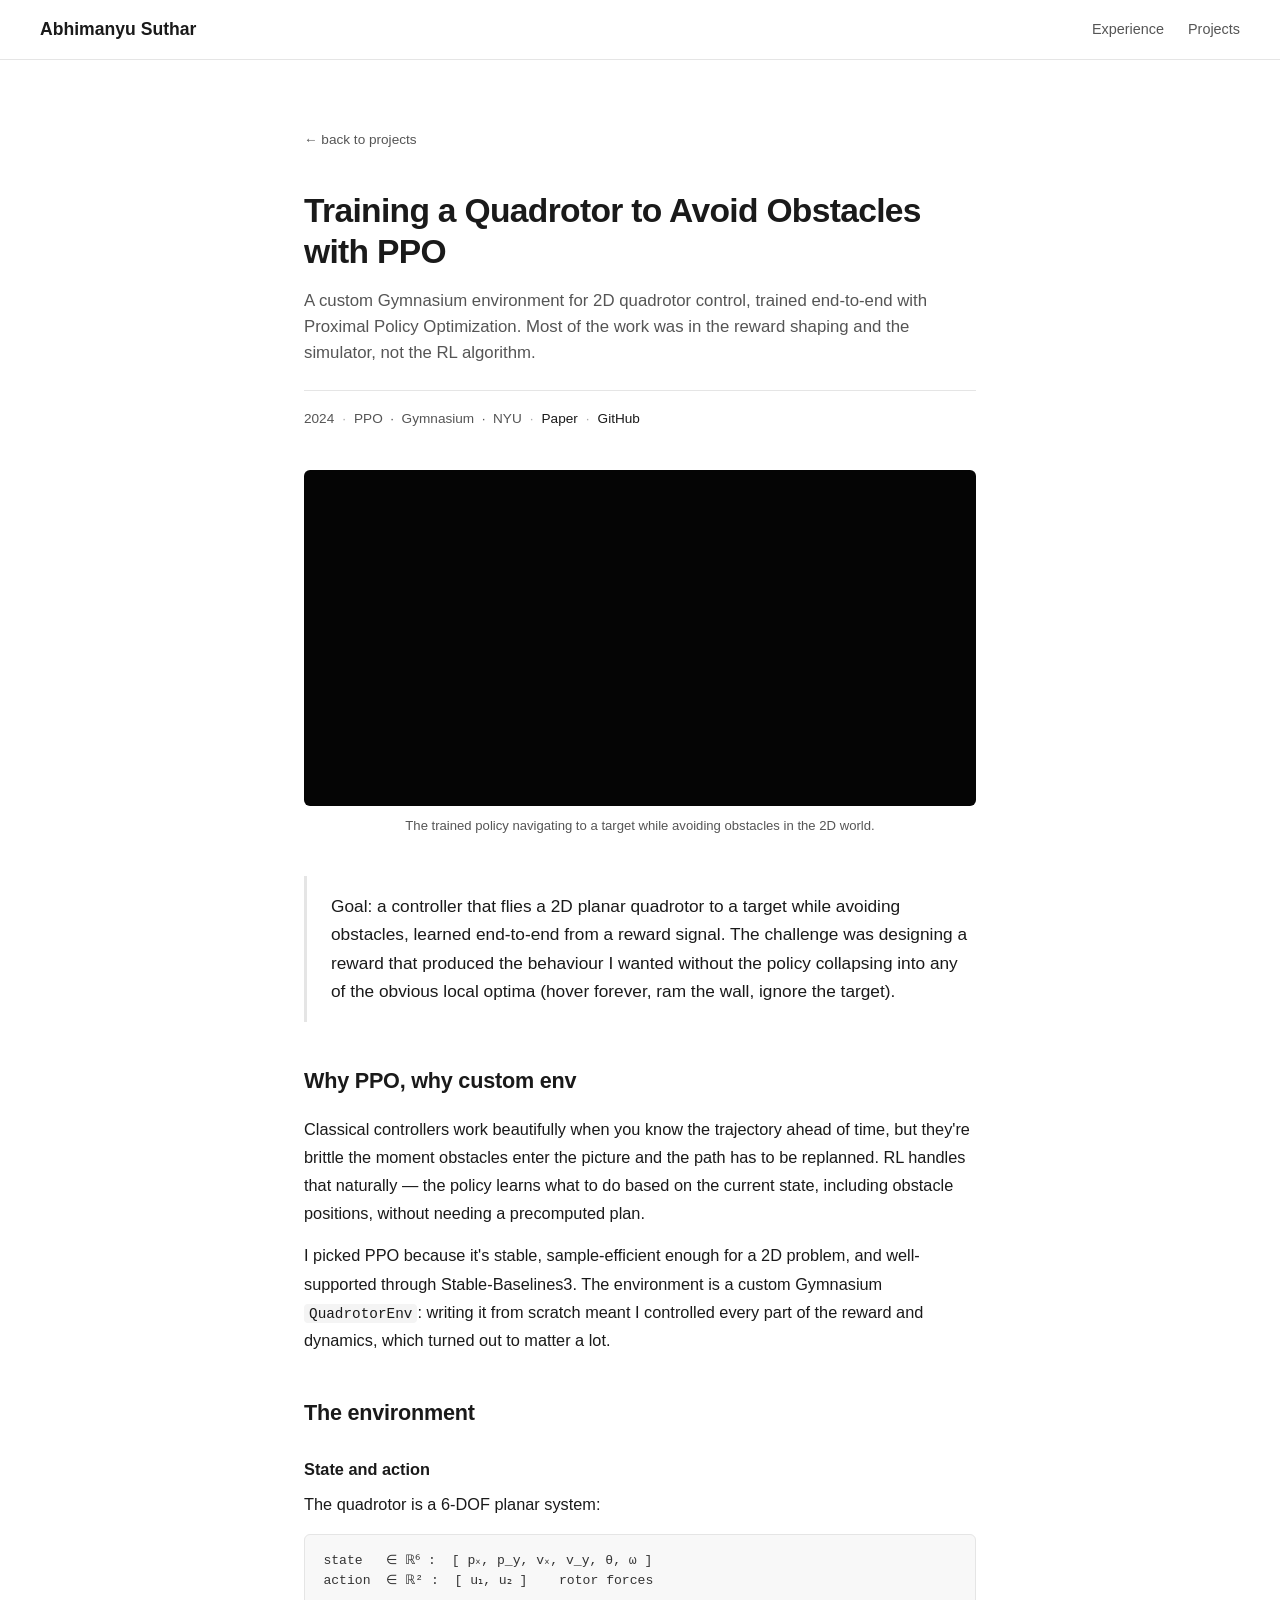
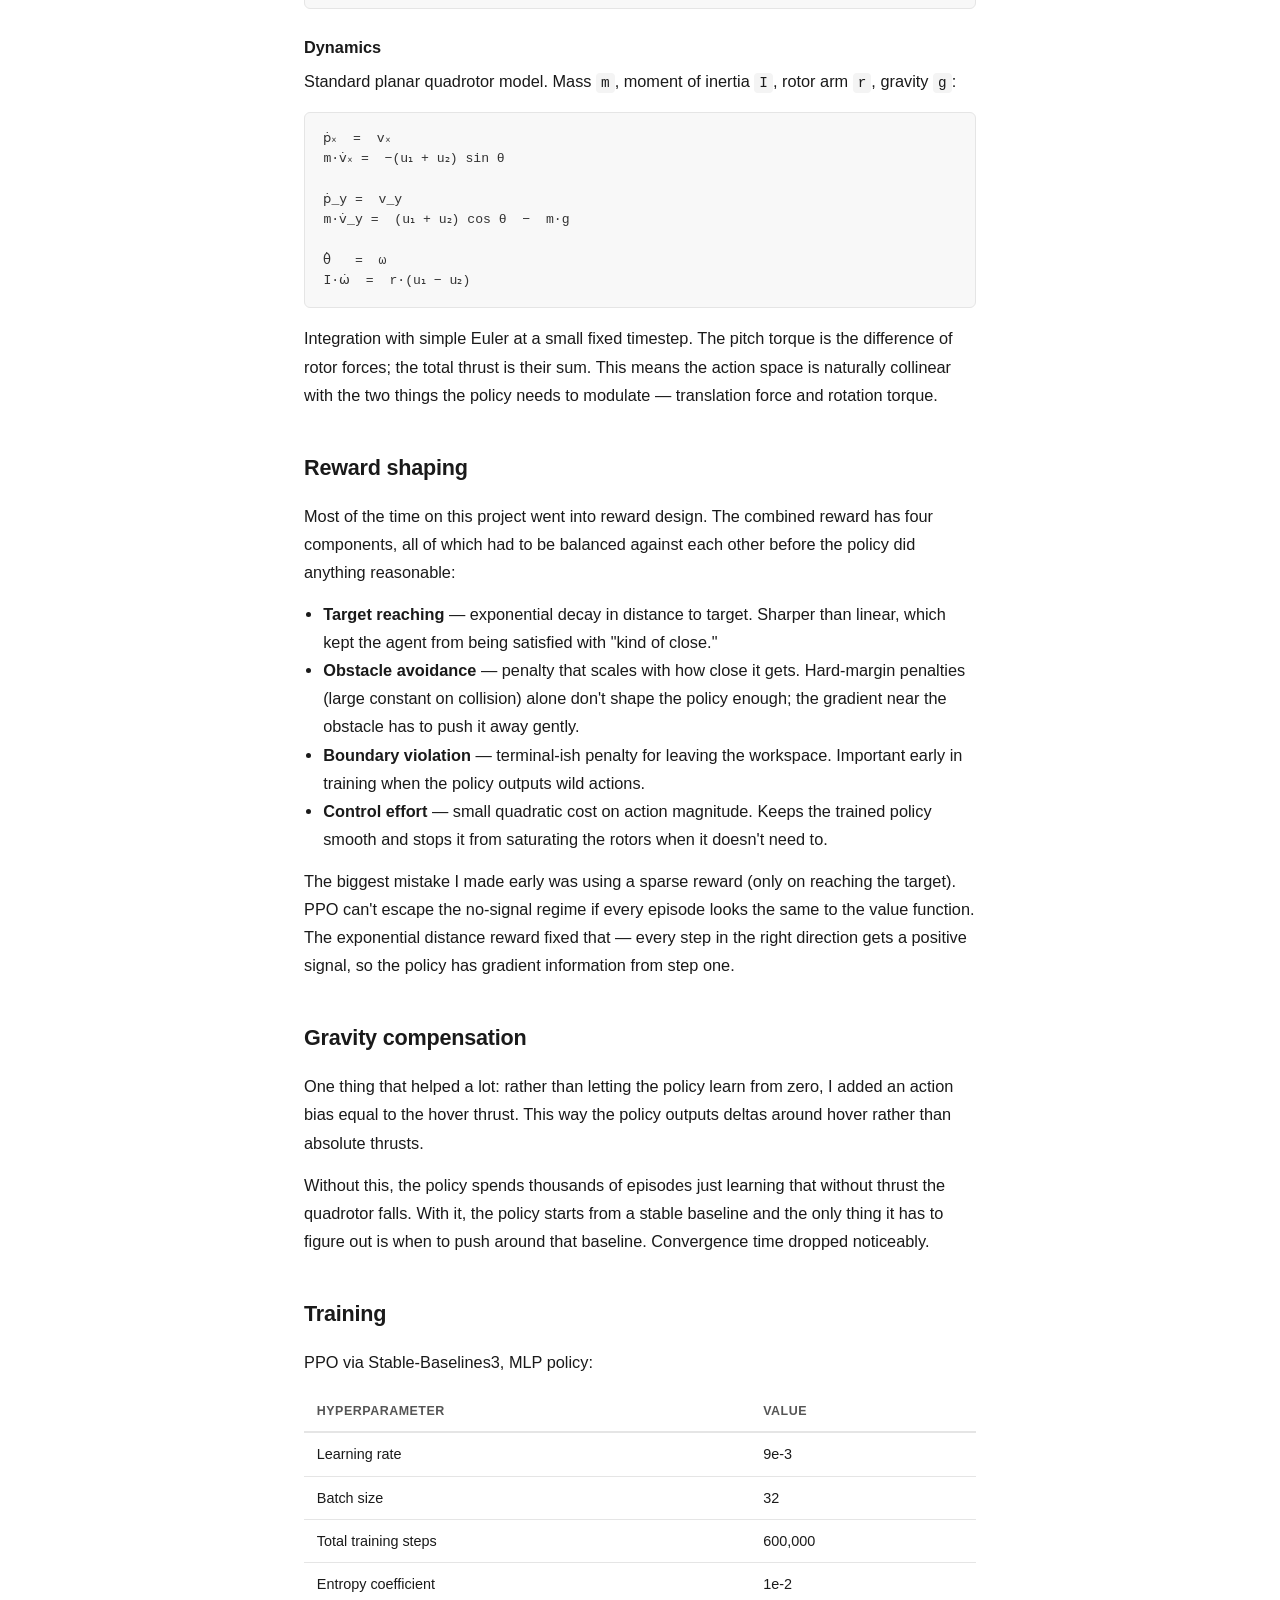
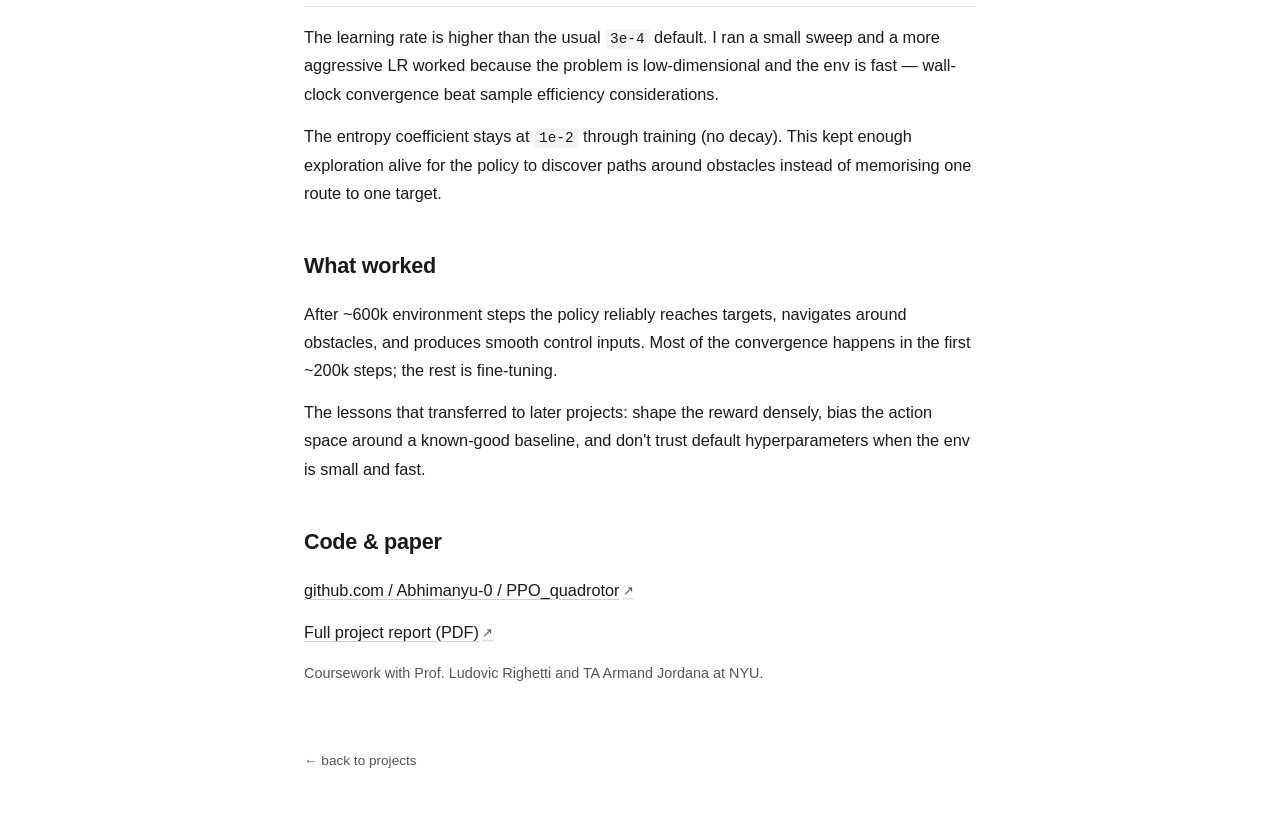
<file: projects/ppo-quadrotor.html>
<!DOCTYPE html>
<html lang="en">
<head>
  <meta charset="UTF-8">
  <meta name="viewport" content="width=device-width, initial-scale=1.0">
  <title>Training a Quadrotor to Avoid Obstacles with PPO — Abhimanyu Suthar</title>
  <meta name="description" content="A custom Gymnasium environment for 2D quadrotor control trained with PPO — environment design, reward shaping, and what made training converge.">
  <link rel="shortcut icon" href="../images/favicon/favicon.ico" type="image/x-icon">
  <link rel="stylesheet" href="../stylesheet.css">
</head>
<body>

  <nav class="top-nav">
    <div class="top-nav-inner">
      <a href="../index.html" class="nav-name">Abhimanyu Suthar</a>
      <div class="nav-sections">
        <a href="../index.html#experience">Experience</a>
        <a href="../index.html#projects">Projects</a>
      </div>
    </div>
  </nav>

  <article class="writeup">

    <a href="../index.html#projects" class="writeup-back">← back to projects</a>

    <header class="writeup-header">
      <h1 class="writeup-title">Training a Quadrotor to Avoid Obstacles with PPO</h1>
      <p class="writeup-subtitle">
        A custom Gymnasium environment for 2D quadrotor control, trained end-to-end
        with Proximal Policy Optimization. Most of the work was in the reward shaping
        and the simulator, not the RL algorithm.
      </p>

      <div class="writeup-meta">
        <span class="writeup-meta-item">2024</span>
        <span class="writeup-meta-dot">·</span>
        <span class="writeup-meta-item">PPO &nbsp;·&nbsp; Gymnasium &nbsp;·&nbsp; NYU</span>
        <span class="writeup-meta-dot">·</span>
        <a class="writeup-meta-link" href="https://drive.google.com/file/d/14dI3tmSMuVwbL4iUtIrodfB4yFd_2b_Y/view?usp=sharing">Paper</a>
        <span class="writeup-meta-dot">·</span>
        <a class="writeup-meta-link" href="https://github.com/Abhimanyu-0/PPO_quadrotor">GitHub</a>
      </div>
    </header>

    <figure class="writeup-hero">
      <video autoplay loop muted playsinline>
        <source src="../Abhimanyu_Project_2_video.mp4" type="video/mp4">
      </video>
      <figcaption>The trained policy navigating to a target while avoiding obstacles in the 2D world.</figcaption>
    </figure>

    <section class="writeup-section">
      <p class="writeup-lede">
        Goal: a controller that flies a 2D planar quadrotor to a target while avoiding
        obstacles, learned end-to-end from a reward signal. The challenge was designing
        a reward that produced the behaviour I wanted without the policy collapsing into
        any of the obvious local optima (hover forever, ram the wall, ignore the target).
      </p>
    </section>

    <section class="writeup-section">
      <h2>Why PPO, why custom env</h2>
      <p>
        Classical controllers work beautifully when you know the trajectory ahead of
        time, but they're brittle the moment obstacles enter the picture and the path
        has to be replanned. RL handles that naturally — the policy learns what to do
        based on the current state, including obstacle positions, without needing a
        precomputed plan.
      </p>
      <p>
        I picked PPO because it's stable, sample-efficient enough for a 2D problem, and
        well-supported through Stable-Baselines3. The environment is a custom
        Gymnasium <code>QuadrotorEnv</code>: writing it from scratch meant I controlled
        every part of the reward and dynamics, which turned out to matter a lot.
      </p>
    </section>

    <section class="writeup-section">
      <h2>The environment</h2>

      <h3>State and action</h3>
      <p>
        The quadrotor is a 6-DOF planar system:
      </p>

      <div class="writeup-codeblock">
<pre>state   ∈ ℝ⁶ :  [ pₓ, p_y, vₓ, v_y, θ, ω ]
action  ∈ ℝ² :  [ u₁, u₂ ]    rotor forces
</pre>
      </div>

      <h3>Dynamics</h3>
      <p>
        Standard planar quadrotor model. Mass <code>m</code>, moment of inertia
        <code>I</code>, rotor arm <code>r</code>, gravity <code>g</code>:
      </p>

      <div class="writeup-codeblock">
<pre>ṗₓ  =  vₓ
m·v̇ₓ =  −(u₁ + u₂) sin θ

ṗ_y =  v_y
m·v̇_y =  (u₁ + u₂) cos θ  −  m·g

θ̇   =  ω
I·ω̇  =  r·(u₁ − u₂)
</pre>
      </div>

      <p>
        Integration with simple Euler at a small fixed timestep. The pitch torque is
        the difference of rotor forces; the total thrust is their sum. This means the
        action space is naturally collinear with the two things the policy needs to
        modulate — translation force and rotation torque.
      </p>
    </section>

    <section class="writeup-section">
      <h2>Reward shaping</h2>
      <p>
        Most of the time on this project went into reward design. The combined reward
        has four components, all of which had to be balanced against each other before
        the policy did anything reasonable:
      </p>

      <ul style="margin-left:1.2rem; margin-bottom:0.9rem;">
        <li><strong>Target reaching</strong> — exponential decay in distance to target. Sharper than linear, which kept the agent from being satisfied with "kind of close."</li>
        <li><strong>Obstacle avoidance</strong> — penalty that scales with how close it gets. Hard-margin penalties (large constant on collision) alone don't shape the policy enough; the gradient near the obstacle has to push it away gently.</li>
        <li><strong>Boundary violation</strong> — terminal-ish penalty for leaving the workspace. Important early in training when the policy outputs wild actions.</li>
        <li><strong>Control effort</strong> — small quadratic cost on action magnitude. Keeps the trained policy smooth and stops it from saturating the rotors when it doesn't need to.</li>
      </ul>

      <p>
        The biggest mistake I made early was using a sparse reward (only on reaching
        the target). PPO can't escape the no-signal regime if every episode looks the
        same to the value function. The exponential distance reward fixed that — every
        step in the right direction gets a positive signal, so the policy has gradient
        information from step one.
      </p>
    </section>

    <section class="writeup-section">
      <h2>Gravity compensation</h2>
      <p>
        One thing that helped a lot: rather than letting the policy learn from zero,
        I added an action bias equal to the hover thrust. This way the policy outputs
        deltas around hover rather than absolute thrusts.
      </p>
      <p>
        Without this, the policy spends thousands of episodes just learning that
        without thrust the quadrotor falls. With it, the policy starts from a stable
        baseline and the only thing it has to figure out is when to push around that
        baseline. Convergence time dropped noticeably.
      </p>
    </section>

    <section class="writeup-section">
      <h2>Training</h2>

      <p>
        PPO via Stable-Baselines3, MLP policy:
      </p>

      <table class="writeup-table">
        <thead>
          <tr><th>Hyperparameter</th><th>Value</th></tr>
        </thead>
        <tbody>
          <tr><td>Learning rate</td><td>9e-3</td></tr>
          <tr><td>Batch size</td><td>32</td></tr>
          <tr><td>Total training steps</td><td>600,000</td></tr>
          <tr><td>Entropy coefficient</td><td>1e-2</td></tr>
        </tbody>
      </table>

      <p>
        The learning rate is higher than the usual <code>3e-4</code> default. I
        ran a small sweep and a more aggressive LR worked because the problem is
        low-dimensional and the env is fast — wall-clock convergence beat sample
        efficiency considerations.
      </p>
      <p>
        The entropy coefficient stays at <code>1e-2</code> through training (no
        decay). This kept enough exploration alive for the policy to discover paths
        around obstacles instead of memorising one route to one target.
      </p>
    </section>

    <section class="writeup-section">
      <h2>What worked</h2>
      <p>
        After ~600k environment steps the policy reliably reaches targets, navigates
        around obstacles, and produces smooth control inputs. Most of the convergence
        happens in the first ~200k steps; the rest is fine-tuning.
      </p>
      <p>
        The lessons that transferred to later projects: shape the reward densely,
        bias the action space around a known-good baseline, and don't trust default
        hyperparameters when the env is small and fast.
      </p>
    </section>

    <section class="writeup-section">
      <h2>Code &amp; paper</h2>
      <p>
        <a class="writeup-link-arrow" href="https://github.com/Abhimanyu-0/PPO_quadrotor">
          github.com / Abhimanyu-0 / PPO_quadrotor<span class="writeup-arrow">↗</span>
        </a>
      </p>
      <p>
        <a class="writeup-link-arrow" href="https://drive.google.com/file/d/14dI3tmSMuVwbL4iUtIrodfB4yFd_2b_Y/view?usp=sharing">
          Full project report (PDF)<span class="writeup-arrow">↗</span>
        </a>
      </p>
      <p style="color: var(--color-text-secondary); font-size: 0.9rem;">
        Coursework with Prof. Ludovic Righetti and TA Armand Jordana at NYU.
      </p>
    </section>

    <a href="../index.html#projects" class="writeup-back writeup-back-bottom">← back to projects</a>
  </article>

</body>
</html>
</file>
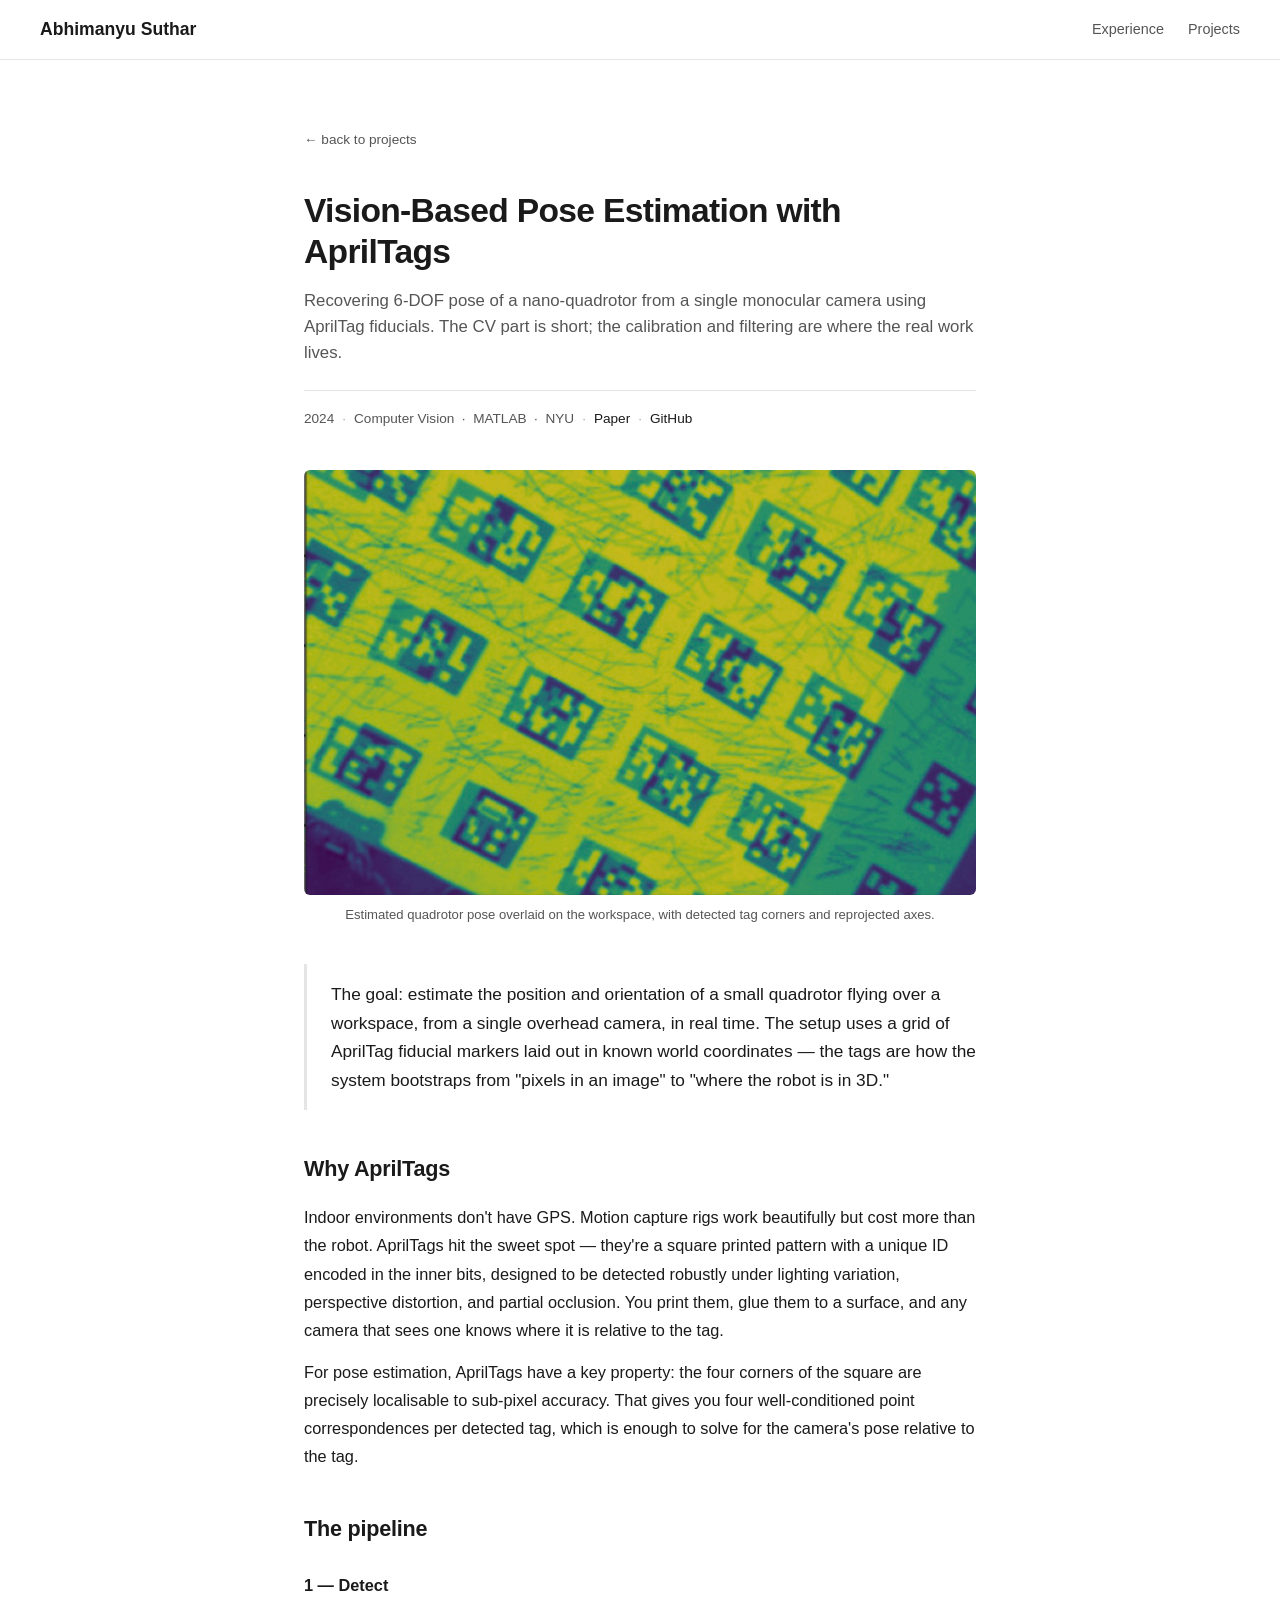
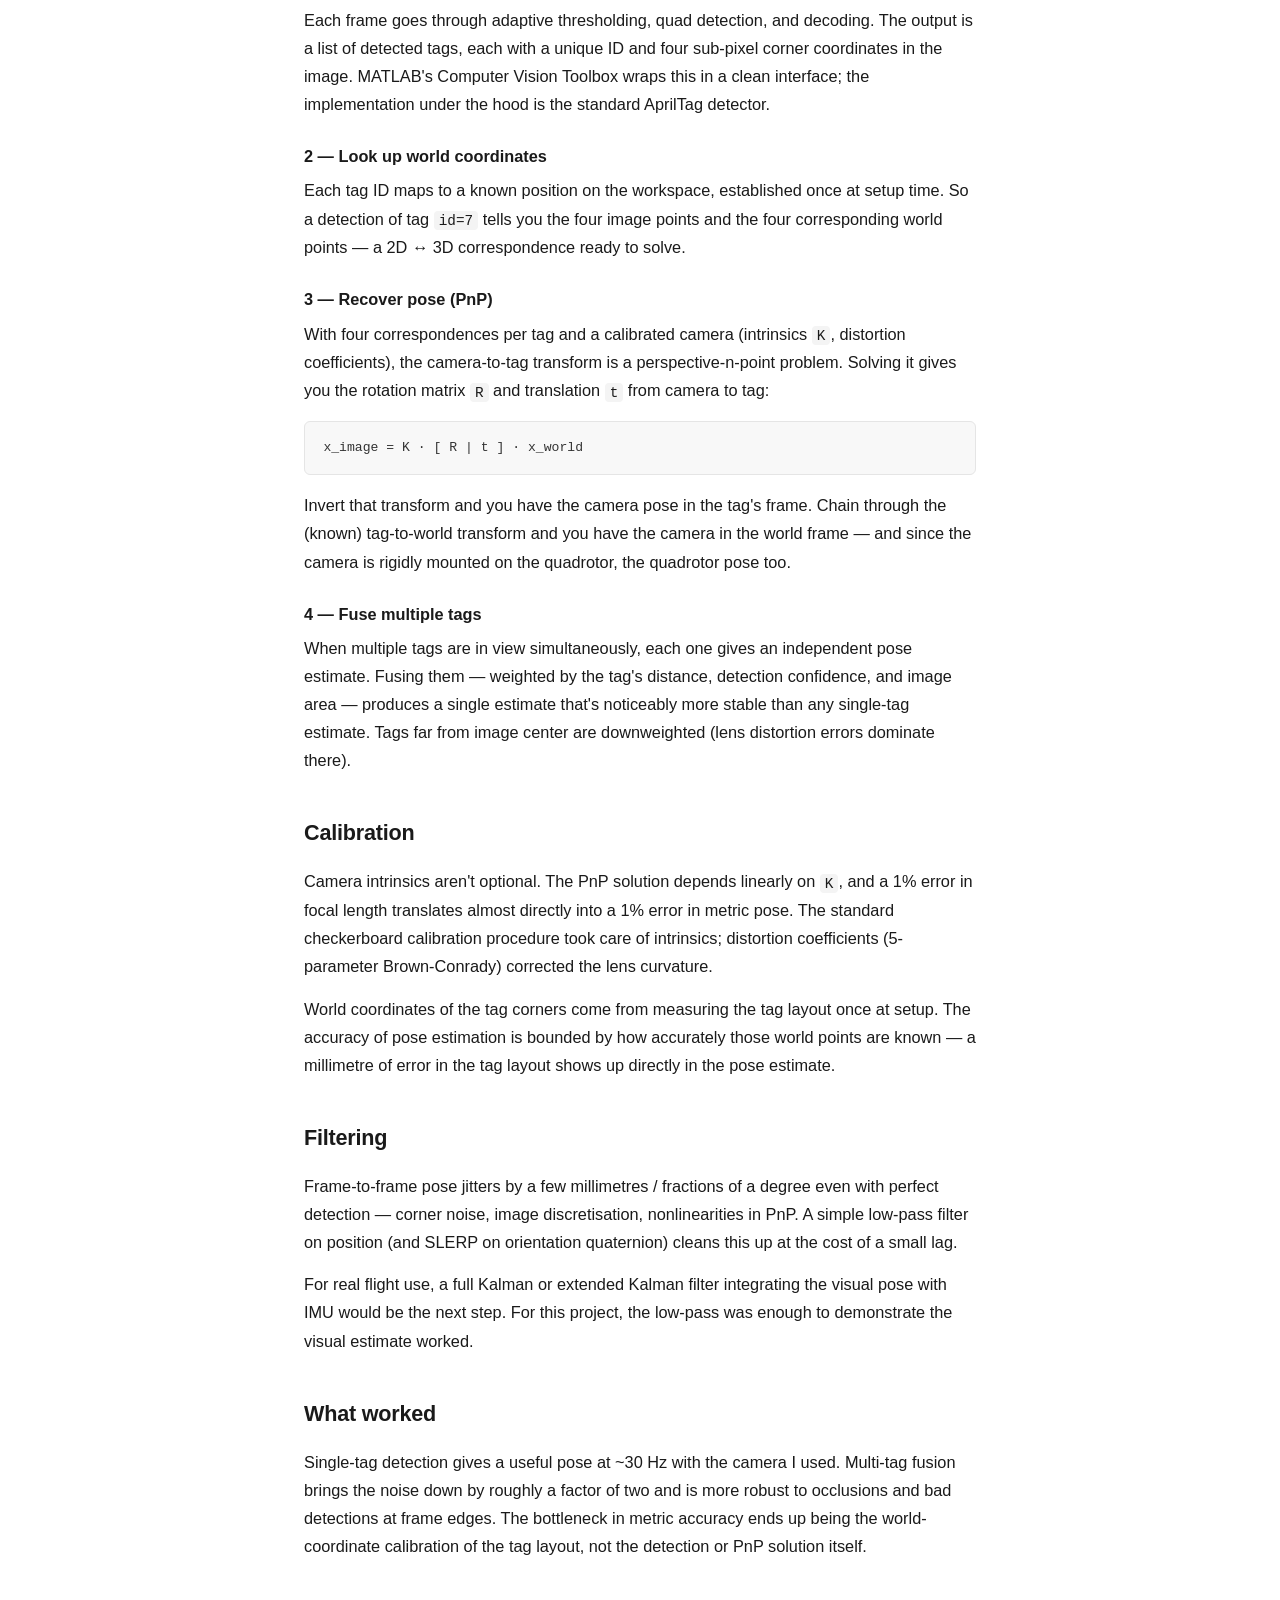
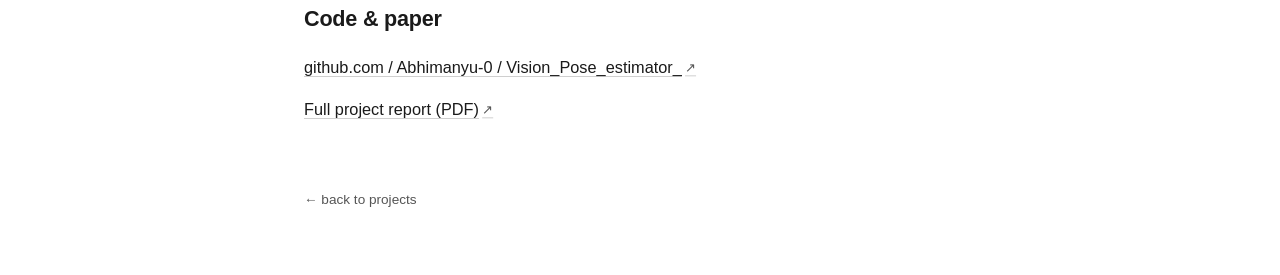
<file: projects/vision-pose-estimator.html>
<!DOCTYPE html>
<html lang="en">
<head>
  <meta charset="UTF-8">
  <meta name="viewport" content="width=device-width, initial-scale=1.0">
  <title>Vision-Based Pose Estimation with AprilTags — Abhimanyu Suthar</title>
  <meta name="description" content="Recovering 6-DOF pose of a nano-quadrotor from monocular images using AprilTag fiducials — detection, pose recovery from PnP, and the noise that mattered most.">
  <link rel="shortcut icon" href="../images/favicon/favicon.ico" type="image/x-icon">
  <link rel="stylesheet" href="../stylesheet.css">
</head>
<body>

  <nav class="top-nav">
    <div class="top-nav-inner">
      <a href="../index.html" class="nav-name">Abhimanyu Suthar</a>
      <div class="nav-sections">
        <a href="../index.html#experience">Experience</a>
        <a href="../index.html#projects">Projects</a>
      </div>
    </div>
  </nav>

  <article class="writeup">

    <a href="../index.html#projects" class="writeup-back">← back to projects</a>

    <header class="writeup-header">
      <h1 class="writeup-title">Vision-Based Pose Estimation with AprilTags</h1>
      <p class="writeup-subtitle">
        Recovering 6-DOF pose of a nano-quadrotor from a single monocular camera using
        AprilTag fiducials. The CV part is short; the calibration and filtering are
        where the real work lives.
      </p>

      <div class="writeup-meta">
        <span class="writeup-meta-item">2024</span>
        <span class="writeup-meta-dot">·</span>
        <span class="writeup-meta-item">Computer Vision &nbsp;·&nbsp; MATLAB &nbsp;·&nbsp; NYU</span>
        <span class="writeup-meta-dot">·</span>
        <a class="writeup-meta-link" href="https://drive.google.com/file/d/1Y9TBH7jiizImRM7zNUWt_cCTlqWkVgy1/view?usp=sharing">Paper</a>
        <span class="writeup-meta-dot">·</span>
        <a class="writeup-meta-link" href="https://github.com/Abhimanyu-0/Vision_Pose_estimator_">GitHub</a>
      </div>
    </header>

    <figure class="writeup-hero">
      <img src="../project_pic.jpg" alt="Quadrotor pose visualisation with detected AprilTag corners">
      <figcaption>Estimated quadrotor pose overlaid on the workspace, with detected tag corners and reprojected axes.</figcaption>
    </figure>

    <section class="writeup-section">
      <p class="writeup-lede">
        The goal: estimate the position and orientation of a small quadrotor flying
        over a workspace, from a single overhead camera, in real time. The setup uses
        a grid of AprilTag fiducial markers laid out in known world coordinates — the
        tags are how the system bootstraps from "pixels in an image" to "where the
        robot is in 3D."
      </p>
    </section>

    <section class="writeup-section">
      <h2>Why AprilTags</h2>
      <p>
        Indoor environments don't have GPS. Motion capture rigs work beautifully but
        cost more than the robot. AprilTags hit the sweet spot — they're a square
        printed pattern with a unique ID encoded in the inner bits, designed to be
        detected robustly under lighting variation, perspective distortion, and
        partial occlusion. You print them, glue them to a surface, and any camera that
        sees one knows where it is relative to the tag.
      </p>
      <p>
        For pose estimation, AprilTags have a key property: the four corners of the
        square are precisely localisable to sub-pixel accuracy. That gives you four
        well-conditioned point correspondences per detected tag, which is enough to
        solve for the camera's pose relative to the tag.
      </p>
    </section>

    <section class="writeup-section">
      <h2>The pipeline</h2>

      <h3>1 — Detect</h3>
      <p>
        Each frame goes through adaptive thresholding, quad detection, and decoding.
        The output is a list of detected tags, each with a unique ID and four
        sub-pixel corner coordinates in the image. MATLAB's Computer Vision Toolbox
        wraps this in a clean interface; the implementation under the hood is the
        standard AprilTag detector.
      </p>

      <h3>2 — Look up world coordinates</h3>
      <p>
        Each tag ID maps to a known position on the workspace, established once at
        setup time. So a detection of tag <code>id=7</code> tells you the four image
        points and the four corresponding world points — a 2D ↔ 3D correspondence
        ready to solve.
      </p>

      <h3>3 — Recover pose (PnP)</h3>
      <p>
        With four correspondences per tag and a calibrated camera (intrinsics
        <code>K</code>, distortion coefficients), the camera-to-tag transform is a
        perspective-n-point problem. Solving it gives you the rotation matrix
        <code>R</code> and translation <code>t</code> from camera to tag:
      </p>

      <div class="writeup-codeblock">
<pre>x_image = K · [ R | t ] · x_world
</pre>
      </div>

      <p>
        Invert that transform and you have the camera pose in the tag's frame. Chain
        through the (known) tag-to-world transform and you have the camera in the
        world frame — and since the camera is rigidly mounted on the quadrotor, the
        quadrotor pose too.
      </p>

      <h3>4 — Fuse multiple tags</h3>
      <p>
        When multiple tags are in view simultaneously, each one gives an independent
        pose estimate. Fusing them — weighted by the tag's distance, detection
        confidence, and image area — produces a single estimate that's noticeably
        more stable than any single-tag estimate. Tags far from image center are
        downweighted (lens distortion errors dominate there).
      </p>
    </section>

    <section class="writeup-section">
      <h2>Calibration</h2>
      <p>
        Camera intrinsics aren't optional. The PnP solution depends linearly on
        <code>K</code>, and a 1% error in focal length translates almost directly
        into a 1% error in metric pose. The standard checkerboard calibration
        procedure took care of intrinsics; distortion coefficients (5-parameter
        Brown-Conrady) corrected the lens curvature.
      </p>
      <p>
        World coordinates of the tag corners come from measuring the tag layout
        once at setup. The accuracy of pose estimation is bounded by how
        accurately those world points are known — a millimetre of error in the
        tag layout shows up directly in the pose estimate.
      </p>
    </section>

    <section class="writeup-section">
      <h2>Filtering</h2>
      <p>
        Frame-to-frame pose jitters by a few millimetres / fractions of a degree
        even with perfect detection — corner noise, image discretisation,
        nonlinearities in PnP. A simple low-pass filter on position (and SLERP on
        orientation quaternion) cleans this up at the cost of a small lag.
      </p>
      <p>
        For real flight use, a full Kalman or extended Kalman filter integrating
        the visual pose with IMU would be the next step. For this project, the
        low-pass was enough to demonstrate the visual estimate worked.
      </p>
    </section>

    <section class="writeup-section">
      <h2>What worked</h2>
      <p>
        Single-tag detection gives a useful pose at ~30 Hz with the camera I used.
        Multi-tag fusion brings the noise down by roughly a factor of two and is
        more robust to occlusions and bad detections at frame edges. The bottleneck
        in metric accuracy ends up being the world-coordinate calibration of the
        tag layout, not the detection or PnP solution itself.
      </p>
    </section>

    <section class="writeup-section">
      <h2>Code &amp; paper</h2>
      <p>
        <a class="writeup-link-arrow" href="https://github.com/Abhimanyu-0/Vision_Pose_estimator_">
          github.com / Abhimanyu-0 / Vision_Pose_estimator_<span class="writeup-arrow">↗</span>
        </a>
      </p>
      <p>
        <a class="writeup-link-arrow" href="https://drive.google.com/file/d/1Y9TBH7jiizImRM7zNUWt_cCTlqWkVgy1/view?usp=sharing">
          Full project report (PDF)<span class="writeup-arrow">↗</span>
        </a>
      </p>
    </section>

    <a href="../index.html#projects" class="writeup-back writeup-back-bottom">← back to projects</a>
  </article>

</body>
</html>
</file>
<file: stylesheet.css>
/* Base Reset & Typography */
*, *::before, *::after {
  box-sizing: border-box;
  margin: 0;
  padding: 0;
}

:root {
  /* Light mode colors */
  --color-bg: #ffffff;
  --color-text: #1a1a1a;
  --color-text-secondary: #555;
  --color-accent: #2563eb;
  --color-accent-hover: #1d4ed8;
  --color-border: #e5e5e5;
  --color-banner-bg: #1e3a5f;
  --color-banner-text: #ffffff;
  --color-nav-bg: #ffffff;

  /* Typography */
  --font-sans: 'Inter', -apple-system, BlinkMacSystemFont, 'Segoe UI', Roboto, sans-serif;
  --line-height: 1.6;

  /* Spacing */
  --space-xs: 0.5rem;
  --space-sm: 1rem;
  --space-md: 1.5rem;
  --space-lg: 2.5rem;
  --space-xl: 4rem;
  --nav-height: 60px;

  /* Layout */
  --max-width: 800px;
}

/* Dark mode disabled - always use light theme */

/* Load Inter font */
@import url('https://fonts.googleapis.com/css2?family=Inter:wght@400;500;600&display=swap');

html {
  font-size: 16px;
  scroll-behavior: smooth;
}

body {
  font-family: var(--font-sans);
  font-size: 1rem;
  line-height: var(--line-height);
  color: var(--color-text);
  background-color: var(--color-bg);
  -webkit-font-smoothing: antialiased;
  -moz-osx-font-smoothing: grayscale;
}

/* Top Navigation */
.top-nav {
  position: fixed;
  top: 0;
  left: 0;
  right: 0;
  height: var(--nav-height);
  background-color: var(--color-nav-bg);
  border-bottom: 1px solid var(--color-border);
  z-index: 100;
  backdrop-filter: blur(8px);
  -webkit-backdrop-filter: blur(8px);
}

.top-nav-inner {
  max-width: 100%;
  margin: 0;
  padding: 0 var(--space-lg);
  height: 100%;
  display: flex;
  align-items: center;
  justify-content: space-between;
}

.nav-name {
  font-weight: 600;
  font-size: 1.1rem;
  color: var(--color-text);
}

.nav-name:hover {
  color: var(--color-accent);
}

.nav-sections {
  display: flex;
  gap: var(--space-md);
}

.nav-sections a {
  font-size: 0.9rem;
  color: var(--color-text-secondary);
  transition: color 0.2s ease;
  position: relative;
}

.nav-sections a::after {
  content: '';
  position: absolute;
  bottom: -2px;
  left: 0;
  width: 0;
  height: 2px;
  background-color: var(--color-accent);
  transition: width 0.2s ease;
}

.nav-sections a:hover {
  color: var(--color-accent);
}

.nav-sections a:hover::after {
  width: 100%;
}

/* Container */
.container {
  max-width: var(--max-width);
  margin: 0 auto;
  padding: var(--space-xl) var(--space-md);
  padding-top: calc(var(--nav-height) + var(--space-xl));
}

/* Links */
a {
  color: var(--color-accent);
  text-decoration: none;
  transition: color 0.2s ease;
}

a:hover, a:focus {
  color: var(--color-accent-hover);
}

/* Header Section */
.header {
  margin-bottom: var(--space-xl);
}

.profile-section {
  display: flex;
  gap: var(--space-lg);
  align-items: center;
  margin-bottom: var(--space-lg);
}

.profile-image {
  flex-shrink: 0;
}

.profile-image img {
  width: 180px;
  height: 180px;
  border-radius: 12px;
  object-fit: cover;
}

.profile-meta {
  flex: 1;
  min-width: 0;
}

.profile-meta h1 {
  font-size: 2rem;
  font-weight: 600;
  margin-bottom: 0.4rem;
  letter-spacing: -0.02em;
}

.profile-location {
  display: inline-flex;
  align-items: center;
  gap: 0.35rem;
  font-size: 0.92rem;
  color: var(--color-text-secondary);
  margin: 0;
}

.profile-location svg {
  width: 14px;
  height: 14px;
  flex-shrink: 0;
}

.bio-block {
  max-width: 720px;
}

.bio {
  color: var(--color-text);
  margin-bottom: var(--space-sm);
  font-size: 0.95rem;
}

/* Research Tags */
.research-tags {
  display: flex;
  flex-wrap: wrap;
  gap: 0.5rem;
  margin: var(--space-md) 0;
}

.tag {
  display: inline-block;
  padding: 0.35rem 0.75rem;
  font-size: 0.8rem;
  font-weight: 500;
  color: var(--color-accent);
  background-color: transparent;
  border: 1px solid var(--color-accent);
  border-radius: 20px;
  transition: all 0.2s ease;
}

.tag:hover {
  background-color: var(--color-accent);
  color: #ffffff;
}

/* PhD Seeking Banner - Elegant Border Style */
.seeking-banner {
  background-color: transparent;
  color: var(--color-text);
  padding: var(--space-sm) var(--space-md);
  padding-left: var(--space-md);
  text-align: left;
  margin: var(--space-md) 0;
  font-weight: 500;
  font-size: 0.9rem;
  border-left: 3px solid var(--color-accent);
  border-radius: 0;
}

/* Social Chips */
.social-links {
  margin-top: var(--space-sm);
  margin-bottom: var(--space-md);
  display: flex;
  flex-wrap: wrap;
  gap: 0.5rem;
}

.social-chip {
  display: inline-flex;
  align-items: center;
  gap: 0.45rem;
  padding: 0.42rem 0.85rem 0.42rem 0.7rem;
  border: 1px solid var(--color-border);
  border-radius: 8px;
  background-color: #ffffff;
  font-size: 0.88rem;
  font-weight: 500;
  color: var(--color-text);
  text-decoration: none;
  line-height: 1;
  transition: background-color 0.18s ease, border-color 0.18s ease, transform 0.18s ease, box-shadow 0.18s ease;
}

.social-chip:hover {
  background-color: #fafafa;
  border-color: #b8b8b8;
  transform: translateY(-1px);
  color: var(--color-text);
  box-shadow: 0 2px 6px rgba(0, 0, 0, 0.04);
}

.social-chip svg {
  width: 15px;
  height: 15px;
  flex-shrink: 0;
  display: block;
}

/* Keep separator class for use elsewhere (e.g. project links) */
.separator {
  color: var(--color-text-secondary);
  margin: 0 0.4rem;
  user-select: none;
}

/* Sections */
.section {
  margin-bottom: var(--space-xl);
  scroll-margin-top: calc(var(--nav-height) + var(--space-md));
}

.section h2 {
  font-size: 1.25rem;
  font-weight: 600;
  margin-bottom: var(--space-md);
  padding-bottom: var(--space-xs);
  border-bottom: 2px solid var(--color-border);
  letter-spacing: -0.01em;
}

/* News List */
.news-list {
  list-style: none;
}

.news-list li {
  margin-bottom: var(--space-xs);
  font-size: 0.95rem;
}

.news-list .date {
  font-weight: 500;
  color: var(--color-text-secondary);
  margin-right: 0.5rem;
}

.news-list .date::after {
  content: " —";
}

/* Experience Section */
.experience-list {
  list-style: none;
  display: flex;
  flex-direction: column;
  gap: var(--space-md);
}

.experience-item {
  display: flex;
  gap: var(--space-md);
  align-items: flex-start;
  padding: var(--space-sm);
  margin: calc(-1 * var(--space-sm));
  border-radius: 8px;
  transition: background-color 0.2s ease;
}

.experience-item:hover {
  background-color: rgba(0, 0, 0, 0.02);
}

.experience-logo {
  flex-shrink: 0;
  width: 96px;
  height: 96px;
  border-radius: 10px;
  border: 1px solid var(--color-border);
  background-color: #fafafa;
  display: flex;
  align-items: center;
  justify-content: center;
  overflow: hidden;
  position: relative;
}

.experience-logo img {
  width: 100%;
  height: 100%;
  object-fit: contain;
  padding: 10px;
}

.experience-logo-fallback {
  display: none;
  align-items: center;
  justify-content: center;
  width: 100%;
  height: 100%;
  font-size: 0.75rem;
  font-weight: 600;
  letter-spacing: 0.04em;
  color: var(--color-text-secondary);
}

.experience-body {
  flex: 1;
  min-width: 0;
}

.experience-row {
  display: flex;
  align-items: baseline;
  justify-content: space-between;
  gap: var(--space-sm);
  margin-bottom: 0.15rem;
  flex-wrap: wrap;
}

.experience-org {
  font-size: 1rem;
  font-weight: 600;
  color: var(--color-text);
}

.experience-org a {
  color: var(--color-text);
  text-decoration: none;
  transition: color 0.18s ease;
}

.experience-org a::after {
  content: '↗';
  display: inline-block;
  margin-left: 0.18em;
  font-size: 0.78em;
  font-weight: 500;
  color: var(--color-text-secondary);
  transition: transform 0.18s ease, color 0.18s ease;
  transform: translate(0, -0.05em);
}

.experience-org a:hover {
  color: var(--color-text);
}

.experience-org a:hover::after {
  color: var(--color-text);
  transform: translate(0.15em, -0.18em);
}

.bio a,
.experience-desc a {
  color: var(--color-text);
  text-decoration: underline;
  text-decoration-color: #cfcfcf;
  text-decoration-thickness: 1px;
  text-underline-offset: 3px;
  transition: text-decoration-color 0.18s ease;
}

.bio a:hover,
.experience-desc a:hover {
  color: var(--color-text);
  text-decoration-color: var(--color-text);
}

.experience-date {
  font-size: 0.85rem;
  color: var(--color-text-secondary);
  white-space: nowrap;
}

.experience-role {
  font-size: 0.92rem;
  color: var(--color-text-secondary);
  margin-bottom: 0.35rem;
}

.experience-desc {
  font-size: 0.9rem;
  color: var(--color-text-secondary);
  line-height: 1.55;
  margin: 0;
}

/* Projects Grid */
.projects-grid {
  display: flex;
  flex-direction: column;
  gap: var(--space-lg);
}

.project {
  display: flex;
  gap: var(--space-md);
  align-items: flex-start;
  padding: var(--space-sm);
  margin: calc(-1 * var(--space-sm));
  border-radius: 8px;
  transition: transform 0.2s ease, box-shadow 0.2s ease;
}

.project:hover {
  transform: translateY(-2px);
  box-shadow: 0 4px 16px rgba(0, 0, 0, 0.08);
}

.project-media {
  flex-shrink: 0;
  width: 160px;
  height: 120px;
  overflow: hidden;
  border-radius: 4px;
  background-color: var(--color-border);
}

.project-media img,
.project-media video {
  width: 100%;
  height: 100%;
  object-fit: cover;
}

.project-media--contain img,
.project-media--contain video {
  object-fit: contain;
  background-color: #000;
}

/* Reduce brightness on overly bright videos */
.project-media video {
  filter: brightness(0.85);
}

.project-info {
  flex: 1;
}

.project-info h3 {
  font-size: 1rem;
  font-weight: 500;
  margin-bottom: var(--space-xs);
  line-height: 1.4;
}

.project-title-link {
  color: var(--color-text);
  text-decoration: none;
  transition: color 0.18s ease;
}

.project-title-link:hover {
  color: var(--color-text);
  text-decoration: underline;
  text-underline-offset: 3px;
  text-decoration-color: var(--color-text-secondary);
}

.project-links {
  font-size: 0.9rem;
  display: flex;
  flex-wrap: wrap;
  gap: 0.15rem 1rem;
  align-items: baseline;
}

.project-links a {
  color: var(--color-text);
  text-decoration: none;
  font-weight: 500;
  transition: color 0.18s ease;
}

.project-links a::after {
  content: '↗';
  display: inline-block;
  margin-left: 0.18em;
  font-size: 0.82em;
  font-weight: 500;
  color: var(--color-text-secondary);
  transition: transform 0.18s ease, color 0.18s ease;
  transform: translate(0, -0.05em);
}

.project-links a:hover::after {
  color: var(--color-text);
  transform: translate(0.15em, -0.18em);
}

.project-links .separator {
  display: none;
}

/* Footer */
.footer {
  margin-top: var(--space-xl);
  padding-top: var(--space-md);
  border-top: 1px solid var(--color-border);
  text-align: center;
}

.footer-links {
  margin-bottom: var(--space-sm);
  font-size: 0.9rem;
}

.credit {
  font-size: 0.8rem;
  color: var(--color-text-secondary);
}

/* ─── Project Writeup Page ─────────────────────────────── */

.writeup {
  max-width: 720px;
  margin: 0 auto;
  padding: calc(var(--nav-height) + var(--space-xl)) var(--space-md) var(--space-xl);
  font-size: 1.02rem;
  line-height: 1.72;
}

.writeup-back {
  display: inline-block;
  font-size: 0.85rem;
  color: var(--color-text-secondary);
  text-decoration: none;
  margin-bottom: var(--space-lg);
  transition: color 0.18s ease;
}

.writeup-back:hover {
  color: var(--color-text);
}

.writeup-back-bottom {
  display: block;
  margin-top: var(--space-xl);
  margin-bottom: 0;
}

.writeup-header {
  margin-bottom: var(--space-lg);
}

.writeup-title {
  font-size: 2.1rem;
  font-weight: 600;
  letter-spacing: -0.02em;
  line-height: 1.2;
  margin-bottom: var(--space-sm);
  color: var(--color-text);
}

.writeup-subtitle {
  font-size: 1.05rem;
  color: var(--color-text-secondary);
  line-height: 1.55;
  margin-bottom: var(--space-md);
}

.writeup-meta {
  display: flex;
  align-items: center;
  flex-wrap: wrap;
  gap: 0.5rem;
  font-size: 0.85rem;
  color: var(--color-text-secondary);
  padding-top: var(--space-sm);
  border-top: 1px solid var(--color-border);
}

.writeup-meta-dot {
  opacity: 0.5;
}

.writeup-meta-link {
  color: var(--color-text);
  text-decoration: none;
  display: inline-flex;
  align-items: center;
  gap: 0.3em;
  transition: color 0.18s ease;
}

.writeup-meta-link:hover {
  color: var(--color-text);
  text-decoration: underline;
  text-underline-offset: 3px;
  text-decoration-color: var(--color-text-secondary);
}

.writeup-hero {
  width: 100%;
  margin: var(--space-md) 0 var(--space-lg);
}

.writeup-hero video,
.writeup-hero img {
  width: 100%;
  height: auto;
  display: block;
  border-radius: 6px;
  background-color: #000;
  filter: brightness(0.82) contrast(0.96);
}

.writeup-hero figcaption {
  margin-top: 0.6rem;
  font-size: 0.82rem;
  color: var(--color-text-secondary);
  text-align: center;
  line-height: 1.5;
}

.writeup-section {
  margin-bottom: var(--space-lg);
}

.writeup-section h2 {
  font-size: 1.35rem;
  font-weight: 600;
  letter-spacing: -0.01em;
  margin: var(--space-lg) 0 var(--space-sm);
  color: var(--color-text);
}

.writeup-section h3 {
  font-size: 1.02rem;
  font-weight: 600;
  margin: var(--space-md) 0 0.4rem;
  color: var(--color-text);
}

.writeup-section p {
  color: var(--color-text);
  margin-bottom: 0.9rem;
}

.writeup-lede {
  font-size: 1.08rem;
  line-height: 1.65;
  color: var(--color-text);
  padding: var(--space-sm) 0 var(--space-sm) var(--space-md);
  border-left: 3px solid var(--color-border);
  background-color: transparent;
}

/* Writeup links: same arrow-treatment as experience-org */
.writeup-section p a {
  color: var(--color-text);
  text-decoration: underline;
  text-decoration-color: #cfcfcf;
  text-decoration-thickness: 1px;
  text-underline-offset: 3px;
  transition: text-decoration-color 0.18s ease;
}

.writeup-section p a:hover {
  color: var(--color-text);
  text-decoration-color: var(--color-text);
}

.writeup-link-arrow {
  color: var(--color-text);
  text-decoration: none;
  font-weight: 500;
  display: inline-flex;
  align-items: baseline;
  gap: 0.2em;
}

.writeup-arrow {
  font-size: 0.82em;
  color: var(--color-text-secondary);
  transition: transform 0.18s ease, color 0.18s ease;
  display: inline-block;
  transform: translate(0, -0.05em);
}

.writeup-link-arrow:hover .writeup-arrow {
  color: var(--color-text);
  transform: translate(0.15em, -0.18em);
}

/* Inline + block code */
.writeup code,
.writeup-codeblock pre {
  font-family: 'JetBrains Mono', 'Menlo', 'Monaco', 'Courier New', monospace;
}

.writeup code {
  font-size: 0.88em;
  background-color: #f4f4f4;
  padding: 0.12em 0.35em;
  border-radius: 4px;
  color: var(--color-text);
}

.writeup-codeblock {
  background-color: #f8f8f8;
  border: 1px solid var(--color-border);
  border-radius: 6px;
  padding: 1rem 1.15rem;
  overflow-x: auto;
  margin: var(--space-sm) 0;
}

.writeup-codeblock pre {
  font-size: 0.82rem;
  line-height: 1.55;
  color: #333;
  margin: 0;
  white-space: pre;
}

.writeup-codeblock code {
  background: none;
  padding: 0;
  font-size: inherit;
}

/* Tables */
.writeup-table {
  width: 100%;
  border-collapse: collapse;
  margin: var(--space-sm) 0;
  font-size: 0.9rem;
}

.writeup-table th,
.writeup-table td {
  text-align: left;
  padding: 0.55rem 0.8rem;
  border-bottom: 1px solid var(--color-border);
}

.writeup-table thead th {
  font-weight: 600;
  font-size: 0.78rem;
  letter-spacing: 0.04em;
  text-transform: uppercase;
  color: var(--color-text-secondary);
  border-bottom: 2px solid var(--color-border);
}

.writeup-table tbody tr:hover {
  background-color: #fafafa;
}

/* Load JetBrains Mono just for writeup code */
@import url('https://fonts.googleapis.com/css2?family=JetBrains+Mono:wght@400;500&display=swap');

/* Responsive Design */
@media (max-width: 640px) {
  .container {
    padding: var(--space-lg) var(--space-sm);
    padding-top: calc(var(--nav-height) + var(--space-lg));
  }

  .top-nav-inner {
    padding: 0 var(--space-sm);
  }

  .nav-name {
    font-size: 1rem;
  }

  .nav-sections {
    gap: var(--space-sm);
  }

  .nav-sections a {
    font-size: 0.85rem;
  }

  .profile-section {
    flex-direction: column;
    align-items: center;
    text-align: center;
  }

  .profile-image img {
    width: 140px;
    height: 140px;
  }

  .profile-meta h1 {
    font-size: 1.75rem;
  }

  .social-links {
    justify-content: center;
  }

  .nav-links {
    line-height: 2;
  }

  .research-tags {
    justify-content: center;
  }

  .seeking-banner {
    text-align: center;
    border-left: none;
    border-top: 3px solid var(--color-accent);
    padding-left: var(--space-sm);
  }

  .project {
    flex-direction: column;
  }

  .project-media {
    width: 100%;
    height: 200px;
  }
}

/* Print styles */
@media print {
  .top-nav {
    display: none;
  }

  .container {
    max-width: 100%;
    padding-top: var(--space-xl);
  }

  .seeking-banner {
    background-color: #000;
    -webkit-print-color-adjust: exact;
    print-color-adjust: exact;
  }
}
</file>
